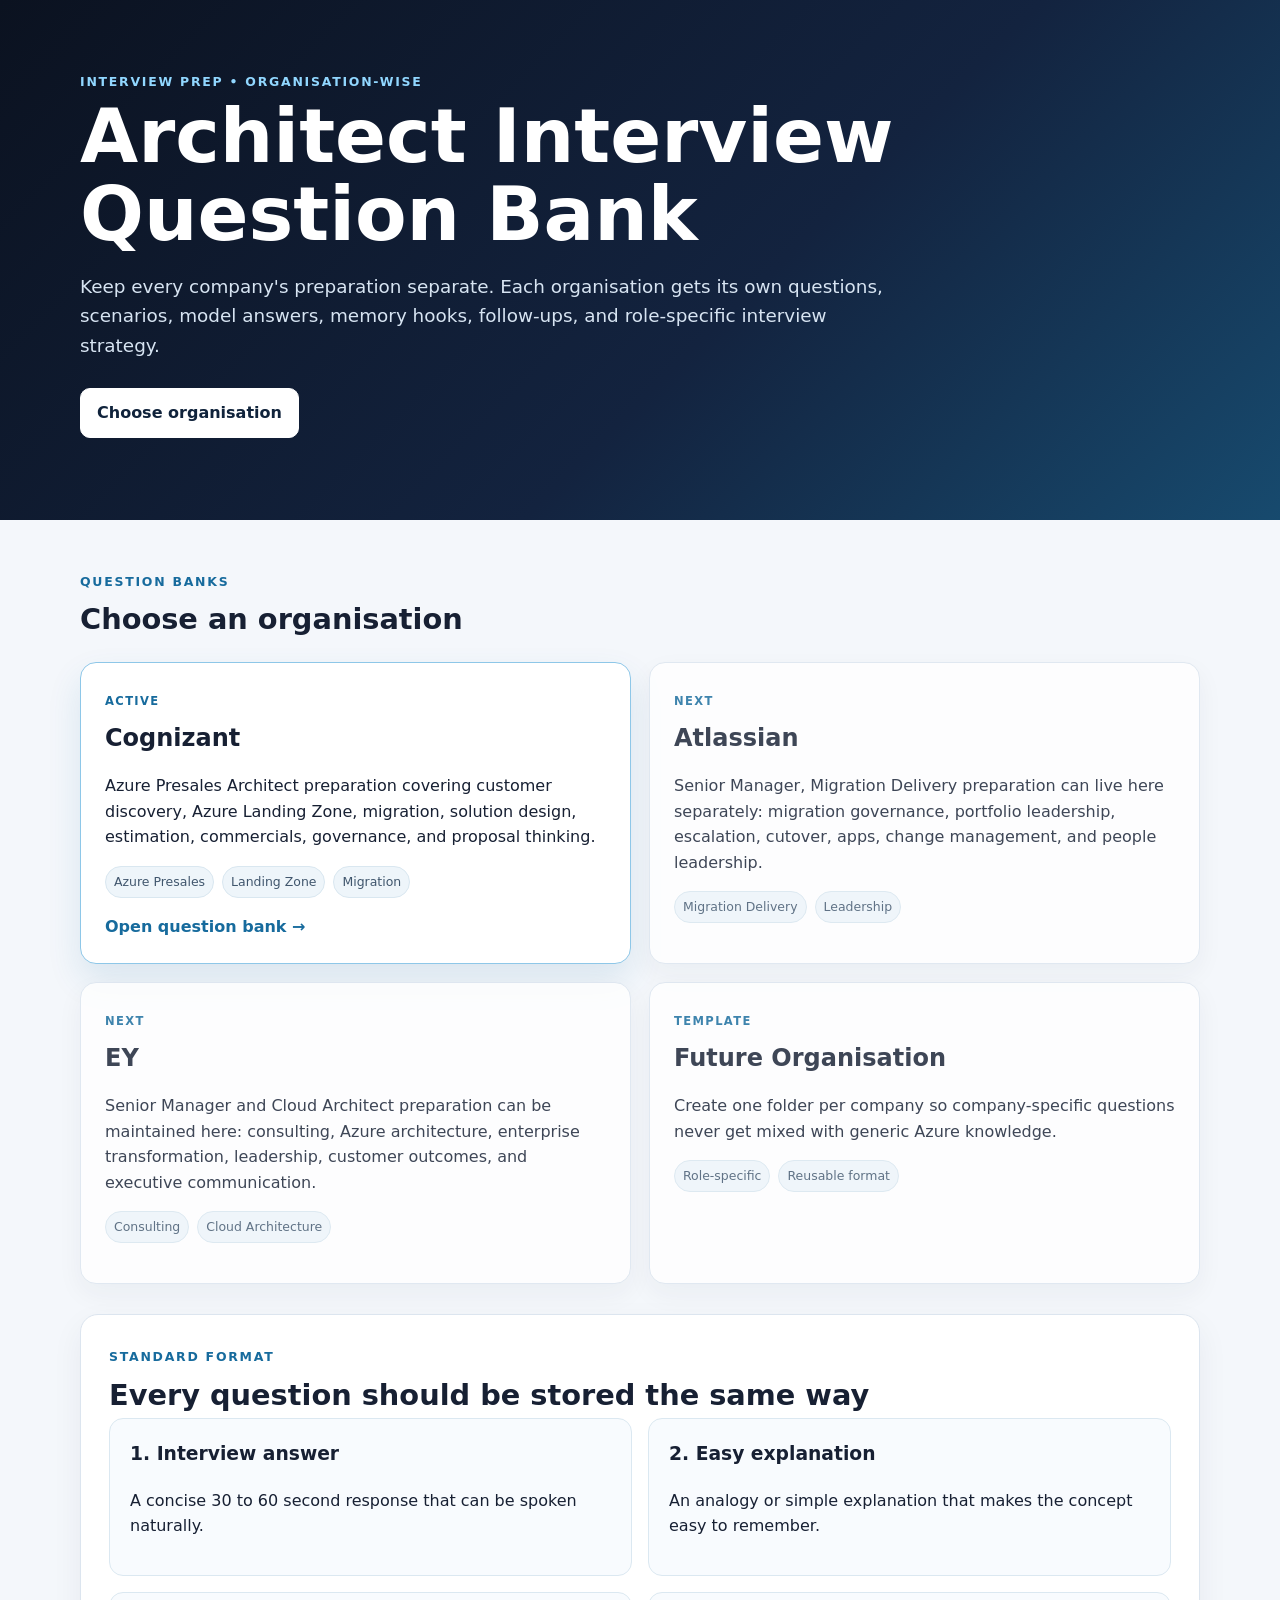
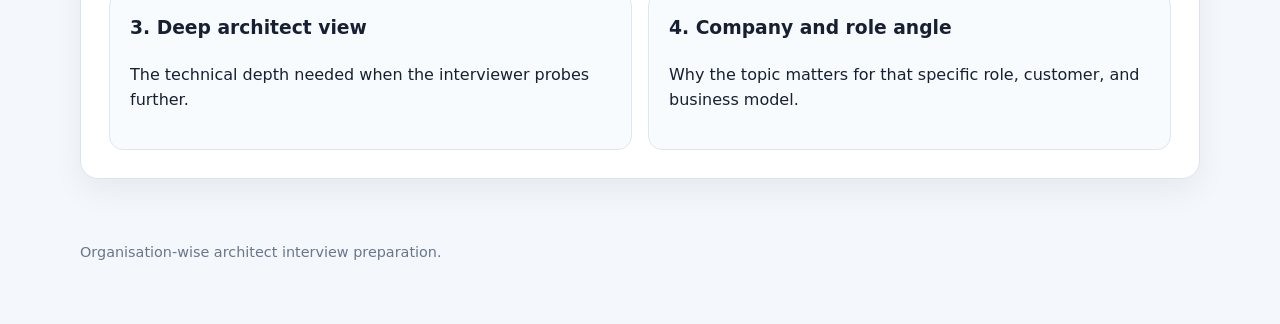
<file: docs/index.html>
<!doctype html>
<html lang="en">
<head>
  <meta charset="utf-8" />
  <meta name="viewport" content="width=device-width, initial-scale=1" />
  <title>Architect Interview Question Bank</title>
  <meta name="description" content="Organisation-wise interview question bank for Azure architecture, presales, migration, AI, consulting, and delivery leadership roles." />
  <link rel="stylesheet" href="styles.css" />
</head>
<body>
  <header class="hero">
    <div class="container">
      <div class="eyebrow">INTERVIEW PREP • ORGANISATION-WISE</div>
      <h1>Architect Interview Question Bank</h1>
      <p class="lead">Keep every company's preparation separate. Each organisation gets its own questions, scenarios, model answers, memory hooks, follow-ups, and role-specific interview strategy.</p>
      <div class="hero-actions"><a class="btn primary" href="#organisations">Choose organisation</a></div>
    </div>
  </header>

  <main class="container">
    <section id="organisations">
      <div class="section-heading question-heading">
        <div><span class="kicker">QUESTION BANKS</span><h2>Choose an organisation</h2></div>
      </div>

      <div class="org-grid">
        <a class="org-card featured" href="cognizant/">
          <span class="org-status">ACTIVE</span>
          <h3>Cognizant</h3>
          <p>Azure Presales Architect preparation covering customer discovery, Azure Landing Zone, migration, solution design, estimation, commercials, governance, and proposal thinking.</p>
          <div class="org-meta"><span>Azure Presales</span><span>Landing Zone</span><span>Migration</span></div>
          <strong>Open question bank →</strong>
        </a>

        <div class="org-card muted">
          <span class="org-status">NEXT</span>
          <h3>Atlassian</h3>
          <p>Senior Manager, Migration Delivery preparation can live here separately: migration governance, portfolio leadership, escalation, cutover, apps, change management, and people leadership.</p>
          <div class="org-meta"><span>Migration Delivery</span><span>Leadership</span></div>
        </div>

        <div class="org-card muted">
          <span class="org-status">NEXT</span>
          <h3>EY</h3>
          <p>Senior Manager and Cloud Architect preparation can be maintained here: consulting, Azure architecture, enterprise transformation, leadership, customer outcomes, and executive communication.</p>
          <div class="org-meta"><span>Consulting</span><span>Cloud Architecture</span></div>
        </div>

        <div class="org-card muted">
          <span class="org-status">TEMPLATE</span>
          <h3>Future Organisation</h3>
          <p>Create one folder per company so company-specific questions never get mixed with generic Azure knowledge.</p>
          <div class="org-meta"><span>Role-specific</span><span>Reusable format</span></div>
        </div>
      </div>
    </section>

    <section class="panel">
      <span class="kicker">STANDARD FORMAT</span>
      <h2>Every question should be stored the same way</h2>
      <div class="memory-grid">
        <article class="memory-card"><h3>1. Interview answer</h3><p>A concise 30 to 60 second response that can be spoken naturally.</p></article>
        <article class="memory-card"><h3>2. Easy explanation</h3><p>An analogy or simple explanation that makes the concept easy to remember.</p></article>
        <article class="memory-card"><h3>3. Deep architect view</h3><p>The technical depth needed when the interviewer probes further.</p></article>
        <article class="memory-card"><h3>4. Company and role angle</h3><p>Why the topic matters for that specific role, customer, and business model.</p></article>
      </div>
    </section>
  </main>

  <footer><div class="container">Organisation-wise architect interview preparation.</div></footer>
</body>
</html>
</file>
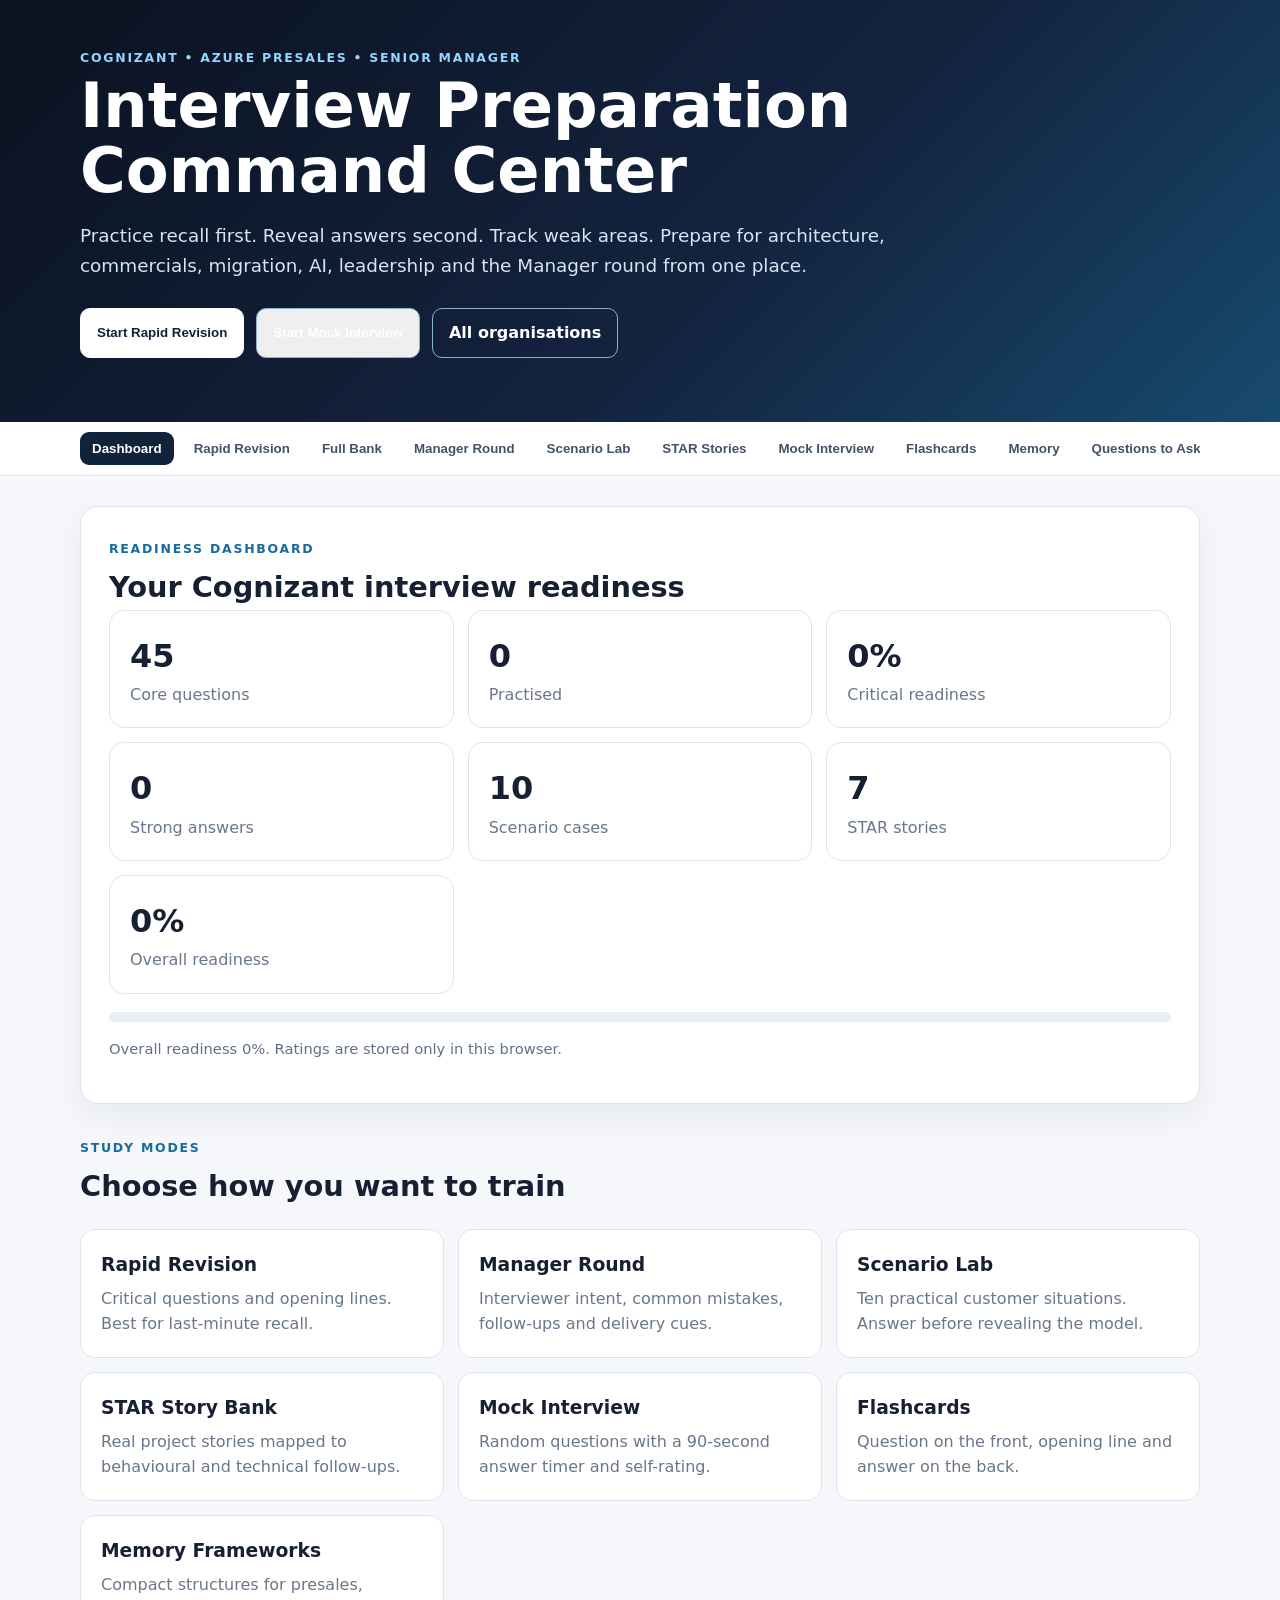
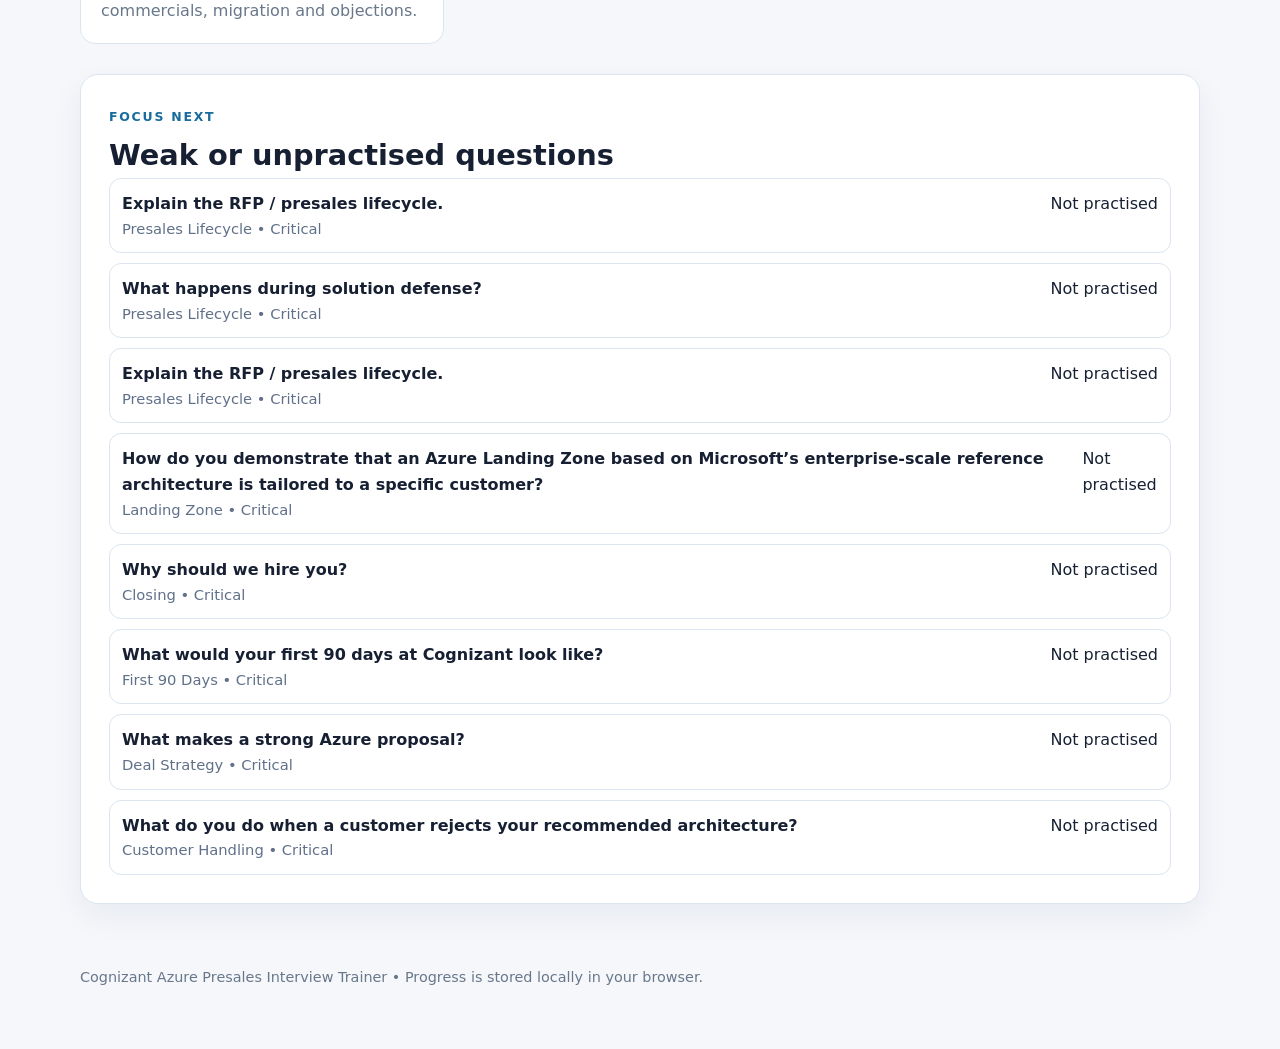
<file: docs/cognizant/index.html>
<!doctype html>
<html lang="en">
<head>
  <meta charset="utf-8" />
  <meta name="viewport" content="width=device-width, initial-scale=1" />
  <title>Cognizant Azure Presales Interview Trainer</title>
  <meta name="description" content="Interactive Cognizant Azure Presales Architect interview trainer with rapid revision, mock interviews, scenario practice, STAR stories, flashcards and progress tracking." />
  <link rel="stylesheet" href="../styles.css" />
  <link rel="stylesheet" href="cognizant.css" />
</head>
<body>
  <header class="hero compact">
    <div class="container">
      <div class="eyebrow">COGNIZANT • AZURE PRESALES • SENIOR MANAGER</div>
      <h1>Interview Preparation Command Center</h1>
      <p class="lead">Practice recall first. Reveal answers second. Track weak areas. Prepare for architecture, commercials, migration, AI, leadership and the Manager round from one place.</p>
      <div class="hero-actions">
        <button class="btn primary" onclick="showView('rapid')">Start Rapid Revision</button>
        <button class="btn" onclick="startMock('mixed')">Start Mock Interview</button>
        <a class="btn" href="../">All organisations</a>
      </div>
    </div>
  </header>

  <nav class="cog-nav">
    <div class="container" id="mainNav">
      <button data-view="dashboard" class="active">Dashboard</button>
      <button data-view="rapid">Rapid Revision</button>
      <button data-view="bank">Full Bank</button>
      <button data-view="andrew">Manager Round</button>
      <button data-view="scenarios">Scenario Lab</button>
      <button data-view="stories">STAR Stories</button>
      <button data-view="mock">Mock Interview</button>
      <button data-view="flashcards">Flashcards</button>
      <button data-view="memory">Memory</button>
      <button data-view="ask">Questions to Ask</button>
    </div>
  </nav>

  <main class="container">
    <section id="view-dashboard" class="view">
      <section class="panel">
        <span class="kicker">READINESS DASHBOARD</span>
        <h2>Your Cognizant interview readiness</h2>
        <div class="dashboard-grid" id="dashboardStats"></div>
        <div style="margin-top:18px"><div class="progressbar"><i id="overallBar" style="width:0%"></i></div><p class="tagline" id="overallText"></p></div>
      </section>

      <section>
        <div class="section-heading"><div><span class="kicker">STUDY MODES</span><h2>Choose how you want to train</h2></div></div>
        <div class="mode-grid">
          <article class="mode-card" onclick="showView('rapid')"><h3>Rapid Revision</h3><p>Critical questions and opening lines. Best for last-minute recall.</p></article>
          <article class="mode-card" onclick="showView('andrew')"><h3>Manager Round</h3><p>Interviewer intent, common mistakes, follow-ups and delivery cues.</p></article>
          <article class="mode-card" onclick="showView('scenarios')"><h3>Scenario Lab</h3><p>Ten practical customer situations. Answer before revealing the model.</p></article>
          <article class="mode-card" onclick="showView('stories')"><h3>STAR Story Bank</h3><p>Real project stories mapped to behavioural and technical follow-ups.</p></article>
          <article class="mode-card" onclick="startMock('mixed')"><h3>Mock Interview</h3><p>Random questions with a 90-second answer timer and self-rating.</p></article>
          <article class="mode-card" onclick="showView('flashcards')"><h3>Flashcards</h3><p>Question on the front, opening line and answer on the back.</p></article>
          <article class="mode-card" onclick="showView('memory')"><h3>Memory Frameworks</h3><p>Compact structures for presales, commercials, migration and objections.</p></article>
        </div>
      </section>

      <section class="panel">
        <span class="kicker">FOCUS NEXT</span>
        <h2>Weak or unpractised questions</h2>
        <div id="weakList" class="weak-list"></div>
      </section>
    </section>

    <section id="view-rapid" class="view hidden">
      <div class="section-heading question-heading"><div><span class="kicker">RAPID REVISION</span><h2>Critical questions first</h2></div></div>
      <p class="tagline">Read the question. Answer aloud. Then reveal the model answer. Rate yourself after each attempt.</p>
      <div id="rapidList"></div>
    </section>

    <section id="view-bank" class="view hidden">
      <div class="section-heading question-heading"><div><span class="kicker">FULL QUESTION BANK</span><h2>Search by competency</h2></div></div>
      <div class="study-toolbar">
        <input id="bankSearch" type="search" placeholder="Search questions..." />
        <select id="bankCategory"><option value="All">All categories</option></select>
        <select id="bankPriority"><option value="All">All priorities</option><option>Critical</option><option>High</option><option>Medium</option></select>
      </div>
      <div id="bankList"></div>
    </section>

    <section id="view-andrew" class="view hidden">
      <div class="section-heading question-heading"><div><span class="kicker">MANAGER ROUND</span><h2>What the interviewer is really testing</h2></div></div>
      <p class="tagline">Focus on Senior Manager judgement: customer clarity, commercial realism, architecture trade-offs and deliverability.</p>
      <div id="andrewList"></div>
    </section>

    <section id="view-scenarios" class="view hidden">
      <div class="section-heading question-heading"><div><span class="kicker">SCENARIO LAB</span><h2>10 practical presales cases</h2></div></div>
      <p class="tagline">Give yourself two to three minutes before revealing the answer. Lead with outcome, assumptions, options, recommendation, numbers, risks and commercials.</p>
      <div id="scenarioList"></div>
    </section>

    <section id="view-stories" class="view hidden">
      <div class="section-heading question-heading"><div><span class="kicker">STAR STORY BANK</span><h2>Real examples for “tell me about a time…”</h2></div></div>
      <p class="tagline">Use these as reusable evidence. Start with the opening line, keep Situation and Task short, spend most time on your Actions, then close with Result and Reflection.</p>
      <div class="study-toolbar"><input id="storySearch" type="search" placeholder="Search stories, themes or follow-up questions..." /></div>
      <div id="storyList"></div>
    </section>

    <section id="view-mock" class="view hidden">
      <div class="section-heading question-heading"><div><span class="kicker">MOCK INTERVIEW</span><h2>Timed practice</h2></div></div>
      <div class="study-toolbar">
        <button class="small-btn" onclick="startMock('mixed')">Mixed</button>
        <button class="small-btn" onclick="startMock('technical')">Technical</button>
        <button class="small-btn" onclick="startMock('commercial')">Commercial</button>
        <button class="small-btn" onclick="startMock('leadership')">Leadership</button>
      </div>
      <div id="mockArea"></div>
    </section>

    <section id="view-flashcards" class="view hidden">
      <div class="section-heading question-heading"><div><span class="kicker">FLASHCARDS</span><h2>Active recall deck</h2></div></div>
      <div id="flashcardArea"></div>
    </section>

    <section id="view-memory" class="view hidden">
      <div class="section-heading question-heading"><div><span class="kicker">MEMORY FRAMEWORKS</span><h2>Lines to recall under pressure</h2></div></div>
      <div class="framework-grid" id="frameworkGrid"></div>
    </section>

    <section id="view-ask" class="view hidden">
      <div class="section-heading question-heading"><div><span class="kicker">QUESTIONS TO ASK</span><h2>Finish the interview like a Senior Manager</h2></div></div>
      <div class="panel"><table class="interviewer-table"><thead><tr><th>Priority</th><th>Question</th><th>Why ask it</th></tr></thead><tbody id="askTable"></tbody></table></div>
    </section>
  </main>

  <footer><div class="container">Cognizant Azure Presales Interview Trainer • Progress is stored locally in your browser.</div></footer>

  <script src="data.js"></script>
  <script src="intro-update.js"></script>
  <script src="complexity-update.js"></script>
  <script src="sow-update.js"></script>
  <script src="alz-tailoring-update.js"></script>
  <script src="presales-lifecycle-additions.js"></script>
  <script src="presales-expanded.js"></script>
  <script src="star-stories.js"></script>
  <script src="app.js"></script>
</body>
</html>
</file>
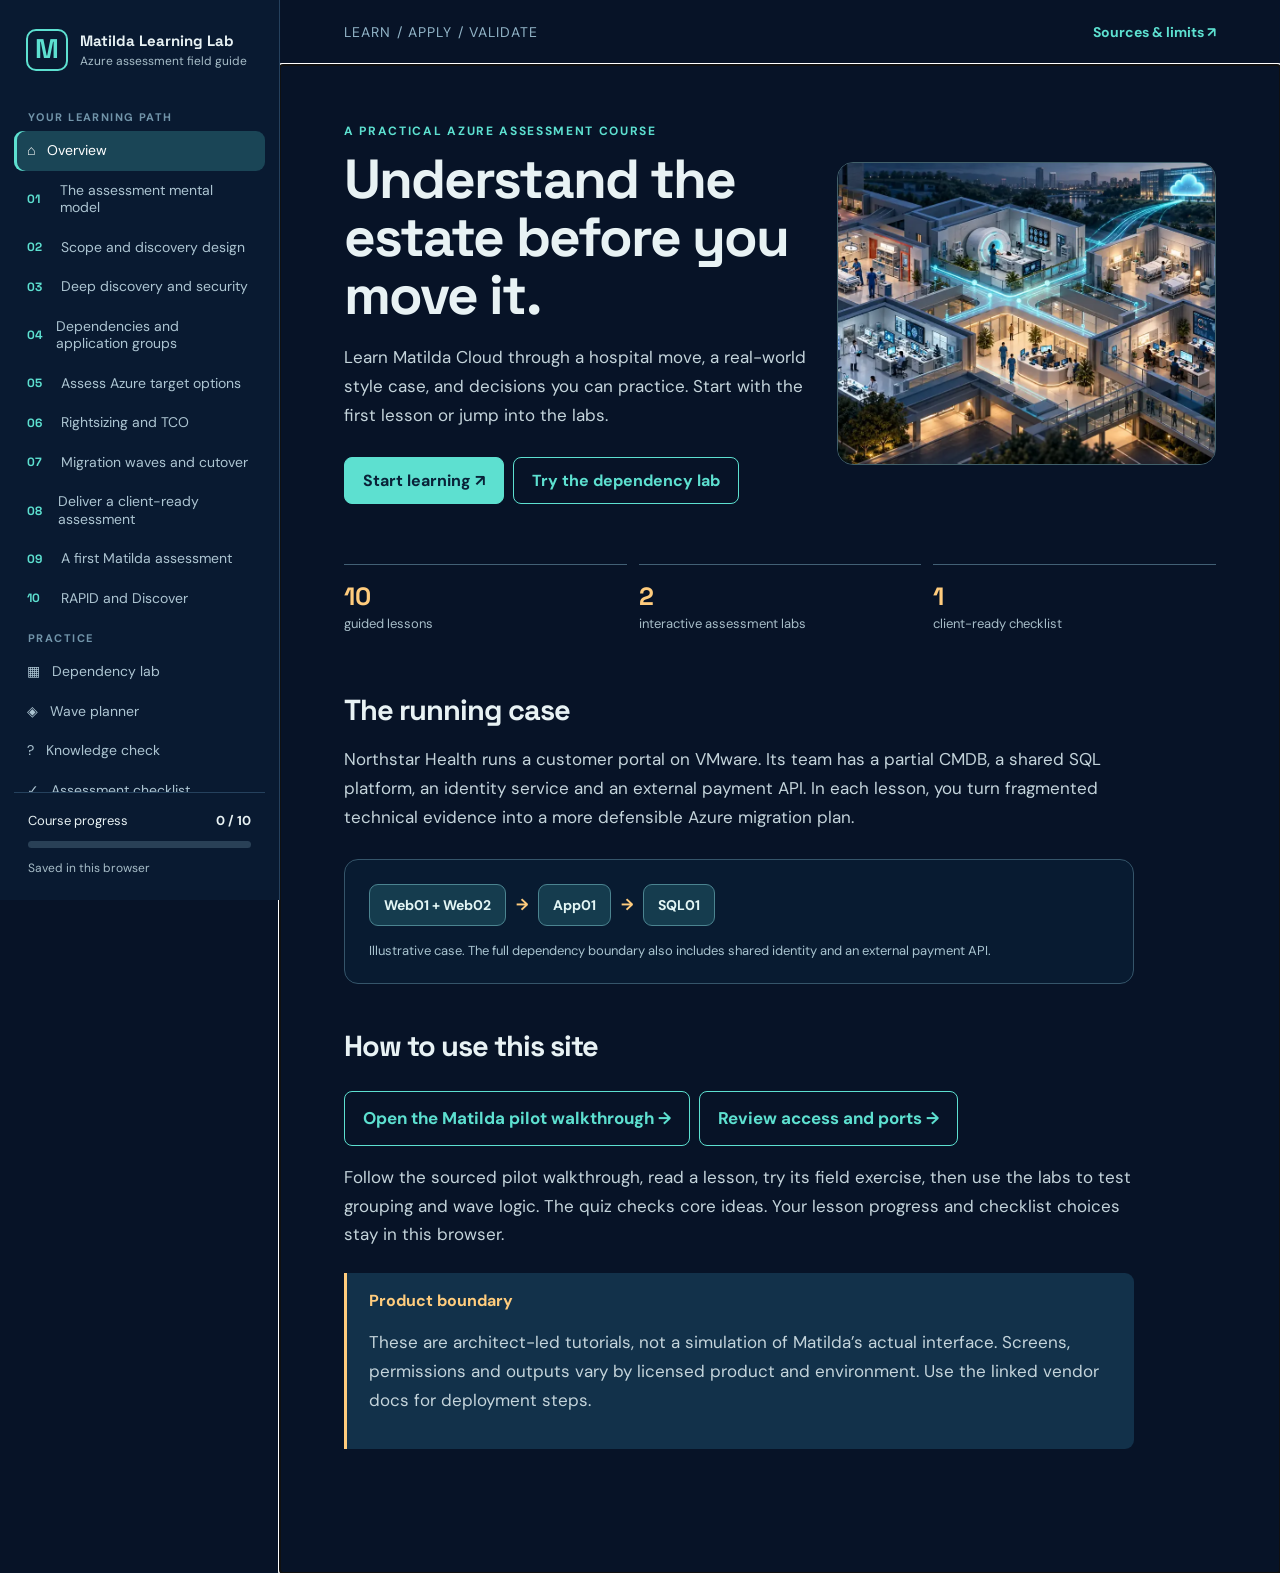
<file: docs/matilda-learning/index.html>
<!doctype html><html lang="en"><head><meta charset="utf-8"><meta name="viewport" content="width=device-width,initial-scale=1"><meta name="theme-color" content="#0b1830"><title>Matilda Learning Lab | Azure migration assessment</title><meta name="description" content="Interactive, practical lessons on Matilda Cloud and Azure migration assessment, from discovery to migration waves."><link rel="icon" type="image/svg+xml" href="data:image/svg+xml,%3Csvg xmlns='http://www.w3.org/2000/svg' viewBox='0 0 64 64'%3E%3Crect width='64' height='64' rx='14' fill='%230b1830'/%3E%3Cpath d='M12 46V18l20 16 20-16v28' fill='none' stroke='%235de0d0' stroke-width='6' stroke-linecap='round' stroke-linejoin='round'/%3E%3C/svg%3E"><link rel="stylesheet" href="./style.css"></head><body><div class="shell"><aside class="sidebar"><div class="brand"><span class="brandmark">M</span><div><strong>Matilda Learning Lab</strong><small>Azure assessment field guide</small></div></div><div class="sidebar-scroll"><div class="side-label">YOUR LEARNING PATH</div><nav id="lessonNav" aria-label="Lessons"></nav><div class="side-label">PRACTICE</div><nav><button class="navbtn" data-view="lab">▦ <span>Dependency lab</span></button><button class="navbtn" data-view="waves">◈ <span>Wave planner</span></button><button class="navbtn" data-view="quiz">? <span>Knowledge check</span></button><button class="navbtn" data-view="checklist">✓ <span>Assessment checklist</span></button></nav></div><div class="sidefoot"><div class="progresshead"><span>Course progress</span><strong id="progressText">0 / 8</strong></div><div class="progressbar"><i id="progressBar"></i></div><small>Saved in this browser</small></div></aside><div class="mainwrap"><header class="topbar"><button id="menuBtn" aria-label="Toggle navigation" aria-expanded="false">☰</button><span>LEARN / APPLY / VALIDATE</span><a href="#sources" id="sourceLink">Sources & limits ↗</a></header><main id="content" tabindex="-1"></main></div></div><script src="./app.js"></script><script src="./enhancements.js"></script></body></html>
</file>
<file: docs/styles.css>
*{box-sizing:border-box}html{scroll-behavior:smooth}body{margin:0;font-family:Inter,ui-sans-serif,system-ui,-apple-system,BlinkMacSystemFont,"Segoe UI",sans-serif;background:#f4f7fb;color:#172033;line-height:1.6}.container{width:min(1120px,92%);margin:auto}.hero{background:linear-gradient(135deg,#0b1220,#13233f 58%,#174a6e);color:#fff;padding:72px 0 54px}.eyebrow,.kicker{font-size:.78rem;letter-spacing:.14em;font-weight:800;text-transform:uppercase}.eyebrow{color:#91d7ff}.kicker{color:#176b9d}.hero h1{font-size:clamp(2.3rem,6vw,4.7rem);line-height:1.03;margin:.4rem 0 1rem;max-width:900px}.lead{font-size:1.15rem;color:#d7e4f2;max-width:820px}.hero-actions{display:flex;gap:12px;margin:28px 0}.btn{display:inline-block;padding:11px 16px;border:1px solid #8bb1cc;border-radius:10px;color:#fff;text-decoration:none;font-weight:700}.btn.primary{background:#fff;color:#10233b;border-color:#fff}.stats{display:flex;gap:44px;margin-top:36px;flex-wrap:wrap}.stats div{display:grid}.stats strong{font-size:1.8rem}.stats span{font-size:.88rem;color:#b8cae0}.panel{background:#fff;border:1px solid #dce5ef;border-radius:18px;padding:28px;margin:30px 0;box-shadow:0 12px 32px rgba(15,35,60,.06)}.section-heading{display:flex;align-items:end;justify-content:space-between;gap:20px;margin-bottom:20px}.section-heading h2,.panel h2{margin:.2rem 0 0;font-size:1.8rem}.memory-grid{display:grid;grid-template-columns:repeat(2,1fr);gap:16px}.memory-card{background:#f8fbfe;border:1px solid #dbe8f1;border-radius:14px;padding:20px}.memory-card h3{margin-top:0}.memory-line{margin-top:14px;padding:10px 12px;border-left:4px solid #176b9d;background:#eef7fc;font-weight:800}.presales-panel{background:#10233b;color:#eef6ff;border:none}.presales-panel .kicker{color:#8fd8ff}.presales-panel p{color:#d9e6f2}.flow{display:flex;gap:9px;align-items:center;flex-wrap:wrap;margin:22px 0}.flow span{background:#fff;color:#10233b;padding:8px 12px;border-radius:999px;font-weight:800}.flow i{font-style:normal;color:#8fd8ff}.question-heading{margin-top:48px}#search{width:min(420px,100%);padding:12px 14px;border:1px solid #cbd9e6;border-radius:10px;background:#fff;font:inherit}.filters{display:flex;gap:8px;flex-wrap:wrap;margin-bottom:18px}.filter{border:1px solid #cbd9e6;background:#fff;padding:8px 12px;border-radius:999px;cursor:pointer;font-weight:700;color:#345}.filter.active{background:#10233b;color:#fff;border-color:#10233b}.question-list{display:grid;gap:14px}.qa{background:#fff;border:1px solid #dce5ef;border-radius:14px;overflow:hidden}.qa summary{cursor:pointer;list-style:none;padding:18px 20px;font-weight:800;display:flex;gap:14px;justify-content:space-between}.qa summary::-webkit-details-marker{display:none}.qa summary span{color:#65758a;font-size:.8rem;font-weight:800;text-transform:uppercase;white-space:nowrap}.qa[open] summary{border-bottom:1px solid #e4ebf2}.answer{padding:20px}.answer h4{margin:18px 0 6px;color:#176b9d}.answer h4:first-child{margin-top:0}.answer ul{padding-left:20px}.quote{background:#f6f9fc;border-left:4px solid #10233b;padding:12px 14px;border-radius:0 10px 10px 0;font-weight:650}.scenario-grid{display:grid;grid-template-columns:repeat(2,1fr);gap:12px;margin:20px 0}.scenario-grid div{display:grid;grid-template-columns:120px 1fr auto;gap:14px;align-items:center;border:1px solid #dde7f0;border-radius:12px;padding:13px}.scenario-grid span{color:#5d6d80}.scenario-grid em{font-style:normal;font-size:.82rem;background:#eef7fc;color:#176b9d;padding:5px 8px;border-radius:999px;font-weight:800}.callout{margin-top:20px;background:#edf5fb;padding:16px;border-radius:12px;border-left:4px solid #176b9d}.org-grid{display:grid;grid-template-columns:repeat(2,1fr);gap:18px}.org-card{display:block;background:#fff;border:1px solid #dce5ef;border-radius:16px;padding:24px;text-decoration:none;color:#172033;box-shadow:0 10px 26px rgba(15,35,60,.05)}.org-card.featured{border-color:#8ec7e8;box-shadow:0 16px 34px rgba(23,107,157,.12)}.org-card.featured:hover{transform:translateY(-2px);transition:.18s ease}.org-card.muted{opacity:.82}.org-card h3{font-size:1.5rem;margin:.35rem 0 .45rem}.org-status{font-size:.72rem;font-weight:900;letter-spacing:.12em;color:#176b9d}.org-meta{display:flex;gap:8px;flex-wrap:wrap;margin:16px 0}.org-meta span{font-size:.78rem;background:#eef5fa;border:1px solid #d9e7f0;border-radius:999px;padding:5px 8px;color:#40566d}.org-card strong{color:#176b9d}footer{padding:32px 0 60px;color:#68778a;font-size:.9rem}footer a{color:#176b9d;text-decoration:none;font-weight:700}@media(max-width:760px){.memory-grid,.scenario-grid,.org-grid{grid-template-columns:1fr}.section-heading{align-items:stretch;flex-direction:column}.scenario-grid div{grid-template-columns:1fr}.stats{gap:26px}.hero{padding-top:48px}}
</file>
<file: docs/cognizant/cognizant.css>
body{background:#f5f7fb}.cog-nav{position:sticky;top:0;z-index:10;background:#fff;border-bottom:1px solid #e2e8f0}.cog-nav .container{display:flex;gap:8px;overflow:auto;padding:10px 0}.cog-nav button{border:0;background:transparent;padding:9px 12px;border-radius:9px;font-weight:800;color:#425269;cursor:pointer;white-space:nowrap}.cog-nav button.active{background:#10233b;color:#fff}.dashboard-grid,.mode-grid,.framework-grid{display:grid;grid-template-columns:repeat(3,1fr);gap:14px}.dash-card,.mode-card,.framework-card{background:#fff;border:1px solid #dce5ef;border-radius:15px;padding:20px}.dash-card strong{font-size:2rem;display:block}.dash-card span{color:#68778a}.mode-card{cursor:pointer}.mode-card:hover{transform:translateY(-1px);box-shadow:0 10px 25px rgba(15,35,60,.08)}.mode-card h3{margin:0 0 6px}.mode-card p{color:#68778a;margin:0}.hidden{display:none!important}.study-toolbar{display:flex;gap:10px;flex-wrap:wrap;align-items:center;margin:16px 0}.study-toolbar select,.study-toolbar input{padding:10px 12px;border:1px solid #cbd9e6;border-radius:9px;background:#fff}.study-card{background:#fff;border:1px solid #dce5ef;border-radius:16px;padding:24px;margin:16px 0}.study-card h3{margin-top:0;font-size:1.35rem}.priority{display:inline-block;font-size:.75rem;font-weight:900;padding:4px 8px;border-radius:999px;background:#edf5fb;color:#176b9d}.priority.Critical{background:#fff0f0;color:#a12b2b}.priority.High{background:#fff8e6;color:#8a5b00}.priority.Medium{background:#f1f5f9;color:#53657a}.answer-block{margin-top:16px;padding-top:16px;border-top:1px solid #e6edf4}.answer-block h4{margin:14px 0 5px;color:#176b9d}.answer-block p{margin:0}.answer-hidden .answer-block{display:none}.action-row{display:flex;gap:8px;flex-wrap:wrap;margin-top:16px}.small-btn{border:1px solid #cbd9e6;background:#fff;padding:8px 11px;border-radius:9px;font-weight:800;cursor:pointer}.small-btn.primary{background:#10233b;color:#fff;border-color:#10233b}.rating button{min-width:42px}.rating button.selected{background:#176b9d;color:#fff}.progressbar{height:10px;background:#e9eef4;border-radius:999px;overflow:hidden}.progressbar i{display:block;height:100%;background:#176b9d}.scenario-card{background:#fff;border:1px solid #dce5ef;border-radius:16px;padding:22px;margin:14px 0}.scenario-card .memory{background:#eef7fc;border-left:4px solid #176b9d;padding:11px 13px;font-weight:800;margin-top:15px}.timer{font-size:2.2rem;font-weight:900;font-variant-numeric:tabular-nums}.mock-stage{text-align:center;padding:30px}.mock-stage h2{max-width:850px;margin:14px auto}.flashcard{min-height:300px;display:grid;place-items:center;text-align:center}.flashcard .front,.flashcard .back{max-width:800px}.flashcard h2{font-size:1.8rem}.interviewer-table{width:100%;border-collapse:collapse}.interviewer-table th,.interviewer-table td{text-align:left;padding:12px;border-bottom:1px solid #e6edf4;vertical-align:top}.weak-list{display:grid;gap:10px}.weak-item{display:flex;justify-content:space-between;gap:12px;background:#fff;border:1px solid #dce5ef;border-radius:12px;padding:12px}.tagline{font-size:.92rem;color:#607089}.hero.compact{padding:48px 0 36px}.hero.compact h1{font-size:clamp(2.1rem,5vw,3.9rem)}@media(max-width:900px){.dashboard-grid,.mode-grid,.framework-grid{grid-template-columns:1fr 1fr}}@media(max-width:650px){.dashboard-grid,.mode-grid,.framework-grid{grid-template-columns:1fr}.study-card,.scenario-card{padding:18px}.interviewer-table{font-size:.9rem}.cog-nav .container{width:96%}}
</file>
<file: docs/matilda-learning/style.css>
@import url('https://fonts.googleapis.com/css2?family=DM+Sans:wght@400;500;600;700&family=Space+Grotesk:wght@500;600;700&display=swap');
:root{--bg:#071327;--panel:#0d213c;--line:#25415d;--ink:#e8f2f4;--muted:#a7bdc8;--accent:#5de0d0;--gold:#ffcc7d;--paper:#f5f8f7;--dark:#183149;font-family:'DM Sans',Arial,sans-serif;color:var(--ink)}*{box-sizing:border-box}body{margin:0;background:var(--bg)}button{font:inherit;cursor:pointer}a{color:inherit}.shell{display:grid;grid-template-columns:280px minmax(0,1fr);min-height:100vh}.sidebar{position:sticky;top:0;height:100vh;background:#091a31;border-right:1px solid var(--line);display:flex;flex-direction:column;padding:24px 14px}.brand{display:flex;align-items:center;gap:12px;padding:5px 12px 26px}.brandmark{width:42px;height:42px;border:2px solid var(--accent);border-radius:10px;color:var(--accent);font-family:'Space Grotesk';font-size:27px;text-align:center;font-weight:700}.brand strong{display:block;font-family:'Space Grotesk';font-size:15px}.brand small,.sidefoot small{display:block;color:var(--muted);font-size:12px;margin-top:3px}.sidebar-scroll{overflow:auto;flex:1}.side-label{color:#7194a9;font-size:11px;font-weight:700;letter-spacing:.13em;padding:13px 14px 7px}.navbtn{border:0;background:transparent;color:#adc5d2;width:100%;text-align:left;display:flex;gap:12px;align-items:center;border-radius:9px;padding:11px 13px;font-size:14px;line-height:1.25}.navbtn:hover,.navbtn:focus-visible{background:#153553;color:white}.navbtn.active{background:#1a4556;color:#fff;box-shadow:inset 3px 0 var(--accent)}.navbtn .num{color:var(--accent);font:700 12px 'Space Grotesk';width:22px}.sidefoot{border-top:1px solid var(--line);padding:19px 14px 0}.progresshead{display:flex;justify-content:space-between;font-size:13px}.progressbar{background:#294056;height:7px;border-radius:10px;margin:12px 0}.progressbar i{display:block;height:100%;width:0;background:var(--accent);border-radius:10px}.mainwrap{min-width:0}.topbar{height:65px;border-bottom:1px solid #26415c;display:flex;align-items:center;justify-content:space-between;padding:0 clamp(22px,5vw,80px);color:#91b4c7;font-size:14px;letter-spacing:.08em}.topbar a{text-decoration:none;color:var(--accent);letter-spacing:0;font-weight:700}.topbar button{display:none;background:none;color:white;border:0}.content{max-width:1080px;margin:auto;padding:34px clamp(22px,5vw,80px) 100px}.eyebrow{font-size:12px;letter-spacing:.14em;color:var(--accent);font-weight:700;text-transform:uppercase}.intro{font-size:19px;line-height:1.6;color:#b9d0d8;max-width:760px}.content h1,.content h2,.content h3{font-family:'Space Grotesk',Arial,sans-serif;letter-spacing:-.035em}.content h1{font-size:clamp(38px,4.3vw,60px);line-height:1.05;margin:16px 0 19px}.content h2{font-size:29px;margin:43px 0 15px}.content h3{font-size:21px;margin:25px 0 10px}.content p,.content li{line-height:1.7;color:#c4d4db}.content p{font-size:17px}.hero{display:grid;grid-template-columns:1.1fr .9fr;align-items:center;gap:30px;padding:24px 0 38px}.hero img,.feature-image{width:100%;aspect-ratio:4/3;object-fit:cover;border-radius:16px;border:1px solid #42606a}.hero img{aspect-ratio:1.25}.hero h1{margin-top:12px}.lead{color:#b6d1dc;font-size:20px;line-height:1.6}.primary,.secondary{display:inline-flex;align-items:center;justify-content:center;gap:7px;border-radius:8px;padding:12px 18px;font-weight:700;text-decoration:none;border:1px solid var(--accent);margin:10px 9px 0 0}.primary{background:var(--accent);color:#092238}.secondary{background:transparent;color:var(--accent)}.primary:hover{background:#95f1e6}.secondary:hover{background:#153b49}.stats{display:grid;grid-template-columns:repeat(3,1fr);gap:12px;margin:22px 0 40px}.stat{border-top:1px solid #426075;padding:15px 0}.stat strong{display:block;font:700 25px 'Space Grotesk';color:var(--gold)}.stat span{font-size:13px;color:var(--muted)}.reading{max-width:790px}.reading section{border-top:1px solid #274358;padding-top:8px}.analogy,.callout,.exercise,.feedback{background:#12314a;border-left:3px solid var(--accent);padding:17px 22px;margin:24px 0;border-radius:0 9px 9px 0}.analogy strong,.callout strong,.exercise strong{color:var(--accent)}.callout.warn{border-color:var(--gold)}.callout.warn strong{color:var(--gold)}.reading ul,.reading ol{padding-left:24px}.reading li{margin:7px 0}.two-col{display:grid;grid-template-columns:repeat(2,1fr);gap:20px}.panel{background:#0e2943;border:1px solid #31516a;border-radius:12px;padding:22px;margin:20px 0}.panel h3{margin:0 0 10px}.diagram{background:#081b31;border:1px solid #35556a;border-radius:14px;padding:24px;margin:27px 0;overflow:auto}.flow{display:flex;align-items:center;gap:10px;flex-wrap:wrap}.flow span{border:1px solid #4b8490;background:#153c4e;border-radius:9px;padding:11px 14px;color:#e3f6f5;font-weight:700;font-size:14px}.flow b{color:var(--gold)}.diagram figcaption{font-size:13px;color:#a9c4d0;margin-top:16px}.lessonbar{display:flex;justify-content:space-between;align-items:center;gap:12px;border-top:1px solid #35516a;margin-top:44px;padding-top:20px}.small{font-size:13px;color:var(--muted)}.appgrid{display:grid;grid-template-columns:repeat(2,1fr);gap:14px;margin:23px 0}.node{background:#102b45;border:1px solid #3a6078;border-radius:10px;padding:16px;text-align:left;color:var(--ink);min-height:105px}.node strong{display:block;color:#fff;font:700 19px 'Space Grotesk'}.node small{color:#a6bdca}.node.selected{outline:3px solid var(--accent);background:#18505a}.node:focus-visible,.choice:focus-visible,.primary:focus-visible,.secondary:focus-visible{outline:3px solid white;outline-offset:3px}.choice{border:1px solid #497187;background:#102b45;color:#d8ebf0;padding:14px 16px;border-radius:9px;text-align:left;width:100%;margin:6px 0}.choice:hover,.choice.selected{border-color:var(--accent);background:#184858}.choice.correct{border-color:#76dfb0}.choice.wrong{border-color:#ffa78c}.feedback{min-height:56px}.case-table{width:100%;border-collapse:collapse;font-size:15px}.case-table th,.case-table td{text-align:left;border-bottom:1px solid #34516a;padding:12px 9px}.case-table th{color:var(--accent)}.case-table td{color:#ccdae0}.checkrow{display:flex;align-items:flex-start;gap:14px;padding:15px 0;border-bottom:1px solid #31506a;color:#d6e4e9;font-size:16px;line-height:1.5}.checkrow input{width:20px;height:20px;accent-color:#46d1c0;margin-top:2px}.source-list a{color:#83e6dc}.source-list li{word-break:break-word}.tag{display:inline-block;border:1px solid #477184;color:#aee6e0;border-radius:99px;padding:5px 10px;font-size:12px;margin:5px 4px 0 0}@media(max-width:900px){.shell{grid-template-columns:1fr}.sidebar{position:fixed;left:0;top:0;bottom:0;width:280px;z-index:20;transform:translateX(-100%);transition:transform .2s}.sidebar.open{transform:none}.topbar button{display:block}.hero{grid-template-columns:1fr}.hero img{max-height:380px}.content{padding-top:25px}}@media(max-width:600px){.topbar{padding:0 20px}.topbar span{font-size:10px}.two-col,.stats,.appgrid{grid-template-columns:1fr}.content h1{font-size:36px}.content p{font-size:16px}.lessonbar{flex-wrap:wrap}.hero img{aspect-ratio:1.5}}
.lesson-diagram{display:block;width:100%;height:auto;border:1px solid #3d6875;border-radius:14px;margin:26px 0;background:#0a1e34}.formgrid{display:grid;grid-template-columns:1fr 1fr;gap:16px;margin:20px 0}.formgrid label{display:flex;flex-direction:column;gap:8px;color:#d8e9ed;font-size:15px}.formgrid .span2{grid-column:1/-1}.formgrid input,.formgrid select,.formgrid textarea{width:100%;border:1px solid #4c7284;background:#0c263e;color:#edf7f7;border-radius:8px;padding:11px 12px;font:inherit;font-size:16px}.formgrid textarea{min-height:100px;resize:vertical}.formgrid input:focus-visible,.formgrid select:focus-visible,.formgrid textarea:focus-visible{outline:3px solid #5de0d0}.tablewrap{overflow-x:auto}.tablewrap table{min-width:690px}.wave-options{border:0;padding:0;margin:24px 0}.wave-options legend{font-weight:700;color:#e6f2f4;margin-bottom:8px}.wave-options .choice{display:block}.wave-options input{accent-color:#5de0d0;margin-right:9px}.close-menu{display:none}.menu-backdrop[hidden]{display:none!important}@media(max-width:900px){.menu-backdrop{position:fixed;inset:0;z-index:15;background:#020b18b8;border:0;width:100%;height:100%;cursor:pointer}.close-menu{display:block;margin-left:auto;border:0;background:none;color:#fff;font-size:32px;line-height:1;padding:0 5px}.sidebar.open{box-shadow:12px 0 36px #0008}}@media(max-width:600px){.formgrid{grid-template-columns:1fr}.formgrid .span2{grid-column:auto}}@media(prefers-reduced-motion:reduce){.sidebar{transition:none}}
</file>
